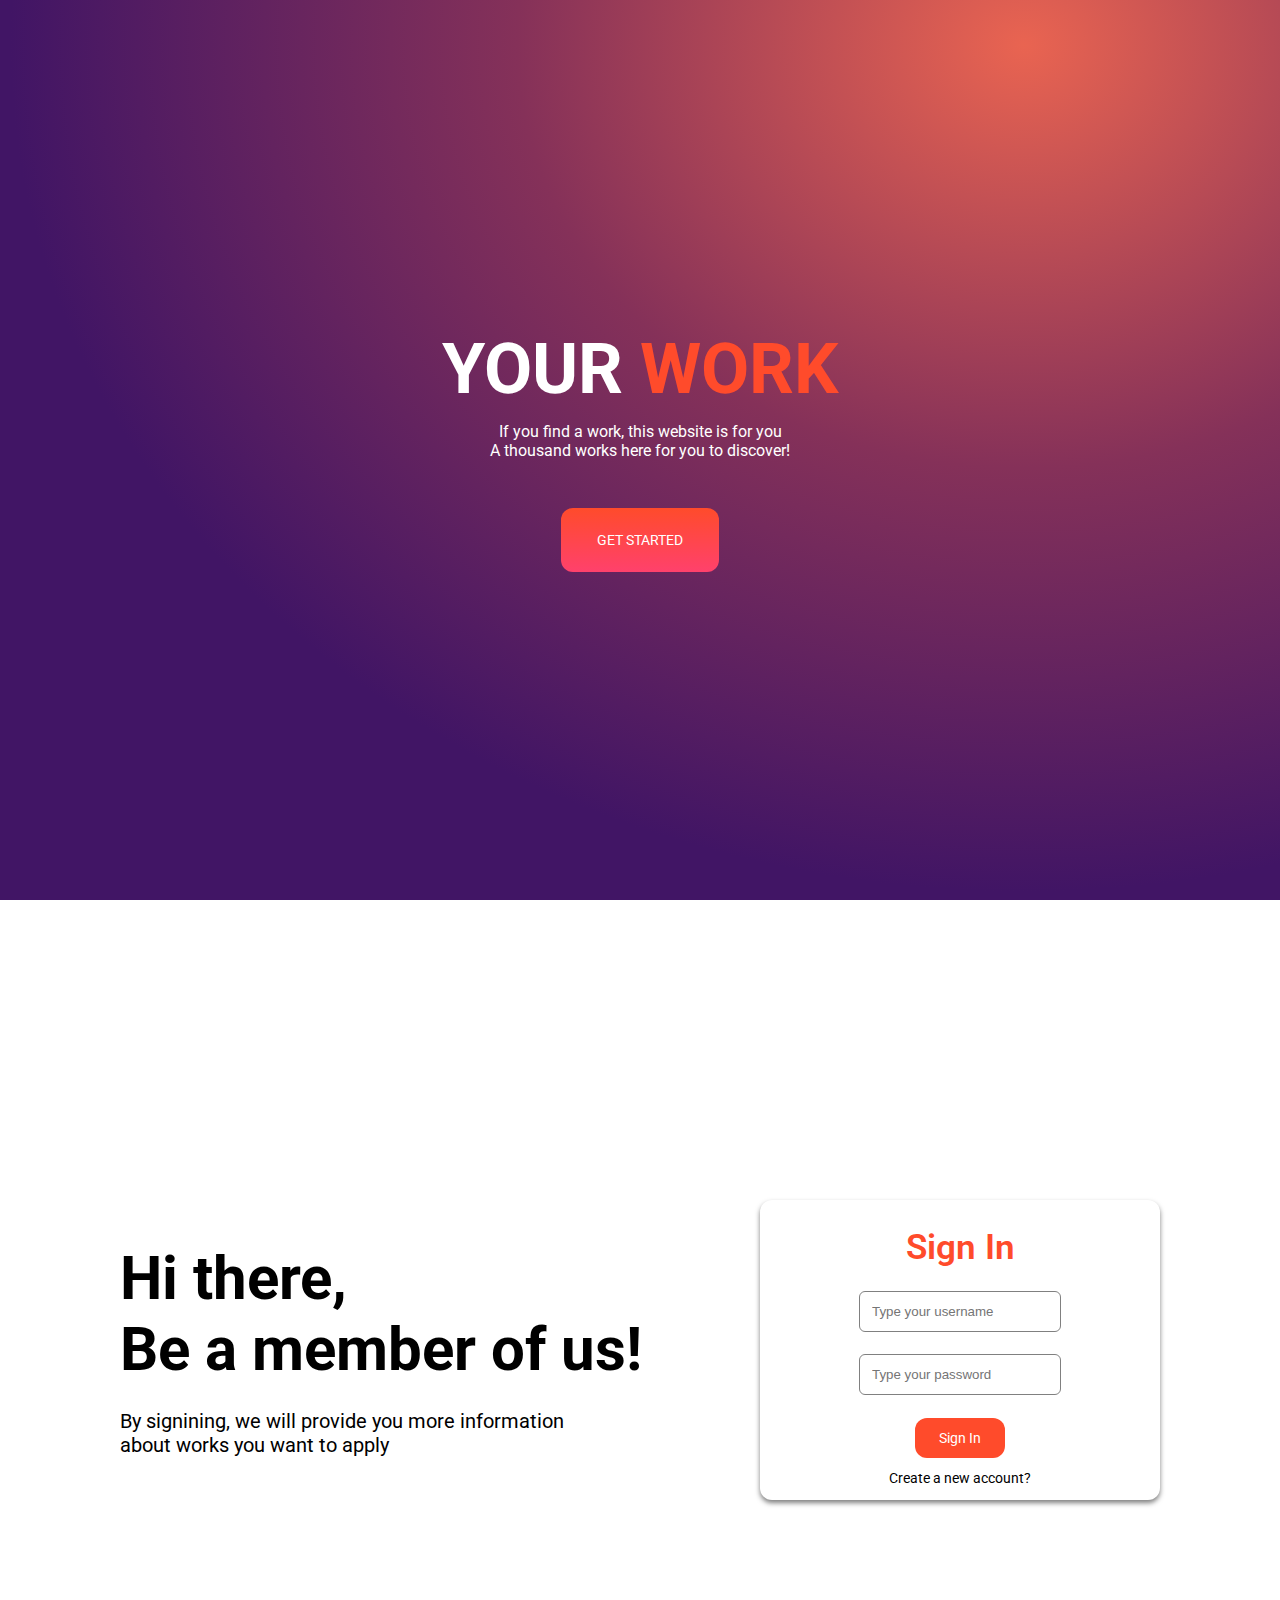
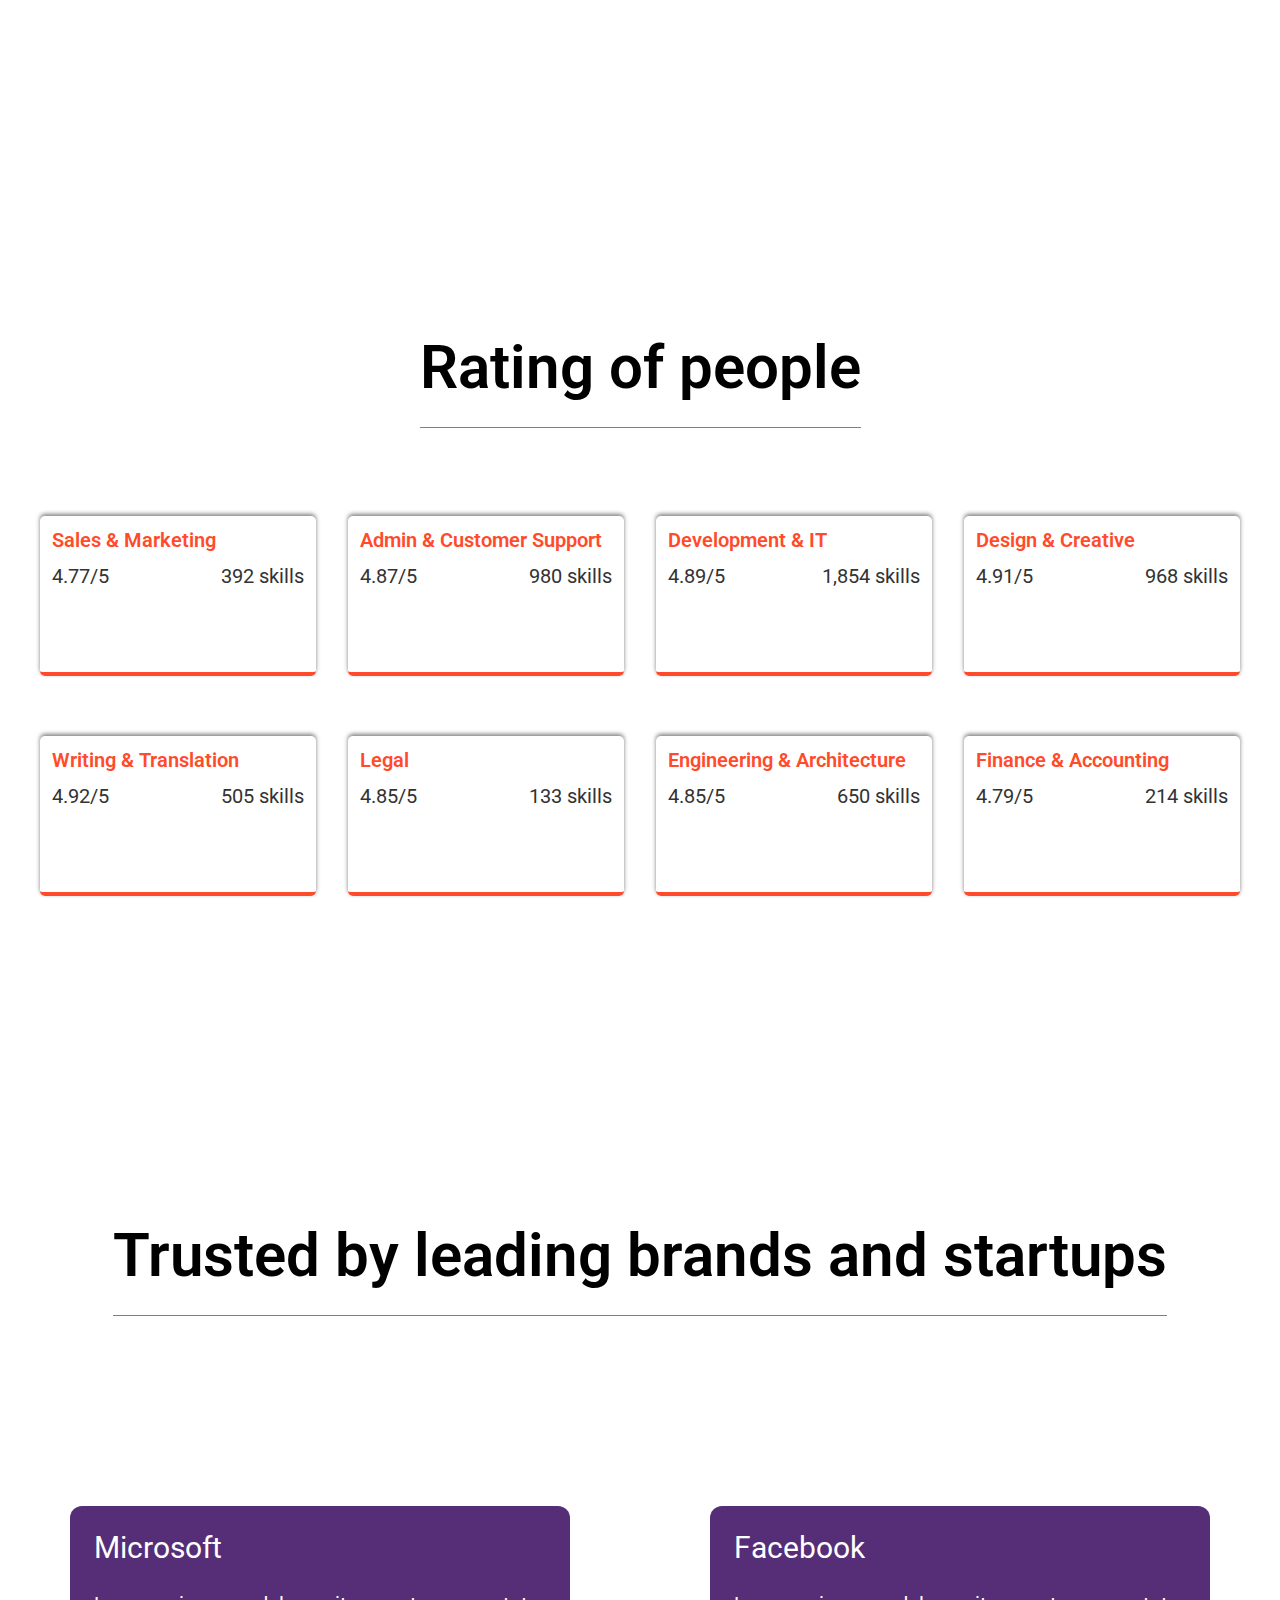
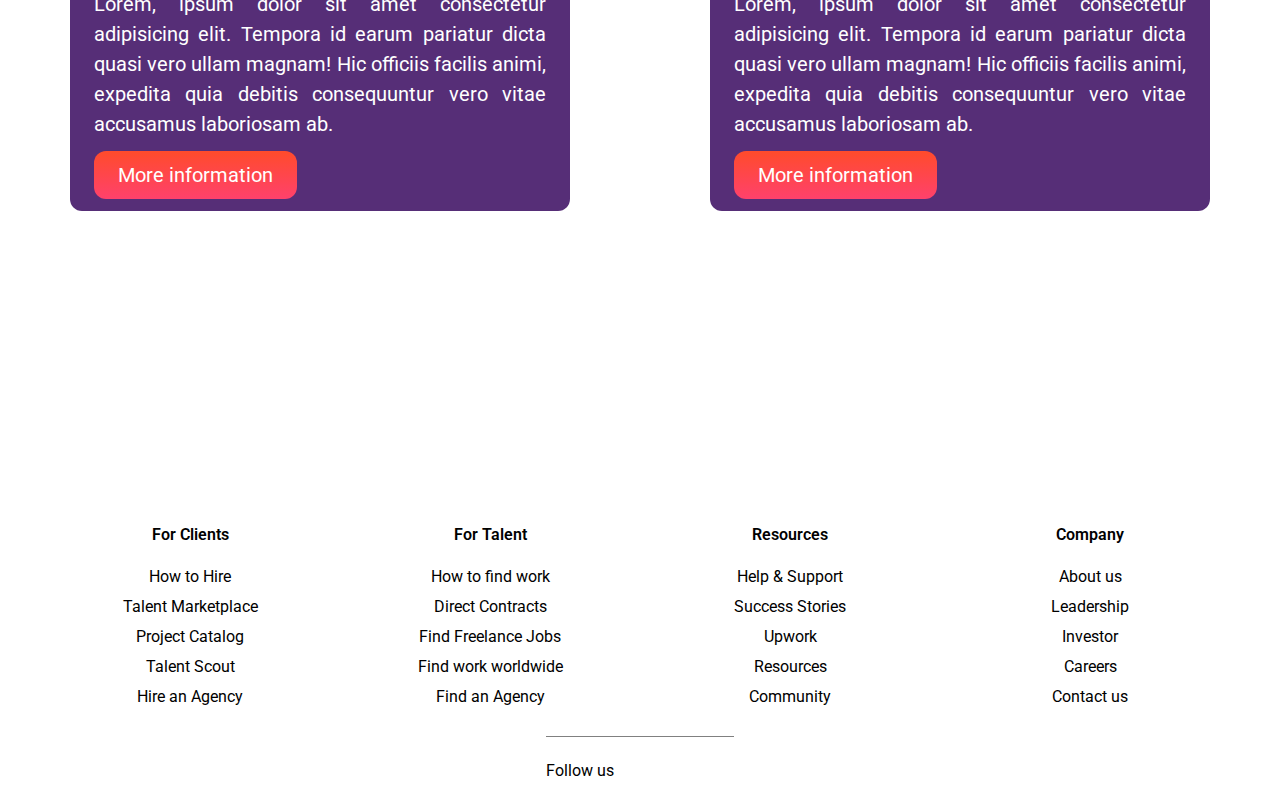
<file: index.html>
<!DOCTYPE html>
<html lang="en">
<head>
    <meta charset="UTF-8">
    <meta http-equiv="X-UA-Compatible" content="IE=edge">
    <meta name="viewport" content="width=device-width, initial-scale=1.0">
    <link rel="stylesheet" href="./assets/css/index.css">
    <link rel="stylesheet" href="./assets/css/grid.css">
    <link rel="stylesheet" href="./assets/css/base.css">
    <link rel="shortcut icon" type="image/png" href="./assets/img/logo-tab.png"/>
    <link rel="stylesheet" href="https://cdnjs.cloudflare.com/ajax/libs/font-awesome/6.1.1/css/all.min.css" integrity="sha512-KfkfwYDsLkIlwQp6LFnl8zNdLGxu9YAA1QvwINks4PhcElQSvqcyVLLD9aMhXd13uQjoXtEKNosOWaZqXgel0g==" crossorigin="anonymous" referrerpolicy="no-referrer" />
    <title>Landing page</title>
</head>
<body>
    <div class="main">
        <div class="landing">
            <div class="landing__title">
                <div class="title__main">
                    <span>YOUR</span>
                    <span class="title__main--color">WORK</span>
                </div>

                <p class="title__content">
                    If you find a work, this website is for you <br>
                    A thousand works here for you to discover!
                </p>
            </div>

            <a class="landing__btn" href="#entry">GET STARTED</a>
        </div>

        <div class="login" id="entry">
            <div class="login__intro">
                <p class="intro">
                    Hi there, <br>
                    Be a member of us!
                </p>
                By signining, we will provide you more information <br>
                about works you want to apply
            </div>
            <div class="login__inner">
                <div class="login__inner-item signin">
                    <div class="sign__heading">Sign In</div>
                    <div class="sign__body">
                        <input type="text" class="sign__body-username" placeholder="Type your username">
                        <input type="password" class="sign__body-password" placeholder="Type your password">
                    </div>
                    <a href="#entry" class="sign__btn">Sign In</a>
                    <div class="sign__turn sign__turn--signup">Create a new account?</div>
                </div>

                <div class="login__inner-item signup">
                    <div class="sign__heading">Sign Up</div>
                    <div class="sign__body">
                        <input type="text" class="sign__body-username" placeholder="Type your username">
                        <input type="password" class="sign__body-password" placeholder="Type your password">
                        <input type="password" class="sign__body-confirm-password" placeholder="Type your password again">
                    </div>
                    <button class="sign__btn">Sign Up</button>
                    <div class="sign__turn sign__turn--signin">Already have an account?</div>
                </div>
            </div>
        </div>

        <div class="survey">
            <div class="survey__inner">
                <div class="survey__inner-heading">Rating of people</div>
                <div class="survey__inner-main">
                    <div class="main__item">
                        <div class="main__item-title">Sales & Marketing</div>
                        <div class="main__item-body">
                            <div class="main__item-body-rate">
                                <i class="fa-solid fa-star main__item-body-rate-icon"></i>
                                4.77/5
                            </div>
                            <div class="main__item-body-skill">392 skills</div>
                        </div>
                    </div>

                    <div class="main__item">
                        <div class="main__item-title">Admin & Customer Support</div>
                        <div class="main__item-body">
                            <div class="main__item-body-rate">
                                <i class="fa-solid fa-star main__item-body-rate-icon"></i>
                                4.87/5
                            </div>
                            <div class="main__item-body-skill">980 skills</div>
                        </div>
                    </div>

                    <div class="main__item">
                        <div class="main__item-title">Development & IT</div>
                        <div class="main__item-body">
                            <div class="main__item-body-rate">
                                <i class="fa-solid fa-star main__item-body-rate-icon"></i>
                                4.89/5
                            </div>
                            <div class="main__item-body-skill">1,854 skills</div>
                        </div>
                    </div>

                    <div class="main__item">
                        <div class="main__item-title">Design & Creative</div>
                        <div class="main__item-body">
                            <div class="main__item-body-rate">
                                <i class="fa-solid fa-star main__item-body-rate-icon"></i>
                                4.91/5
                            </div>
                            <div class="main__item-body-skill">968 skills</div>
                        </div>
                    </div>

                    <div class="main__item">
                        <div class="main__item-title">Writing & Translation</div>
                        <div class="main__item-body">
                            <div class="main__item-body-rate">
                                <i class="fa-solid fa-star main__item-body-rate-icon"></i>
                                4.92/5
                            </div>
                            <div class="main__item-body-skill">505 skills</div>
                        </div>
                    </div>

                    <div class="main__item">
                        <div class="main__item-title">Legal</div>
                        <div class="main__item-body">
                            <div class="main__item-body-rate">
                                <i class="fa-solid fa-star main__item-body-rate-icon"></i>
                                4.85/5
                            </div>
                            <div class="main__item-body-skill">133 skills</div>
                        </div>
                    </div>

                    <div class="main__item">
                        <div class="main__item-title">Engineering & Architecture</div>
                        <div class="main__item-body">
                            <div class="main__item-body-rate">
                                <i class="fa-solid fa-star main__item-body-rate-icon"></i>
                                4.85/5
                            </div>
                            <div class="main__item-body-skill">650 skills</div>
                        </div>
                    </div>

                    <div class="main__item">
                        <div class="main__item-title">Finance & Accounting</div>
                        <div class="main__item-body">
                            <div class="main__item-body-rate">
                                <i class="fa-solid fa-star main__item-body-rate-icon"></i>
                                4.79/5
                            </div>
                            <div class="main__item-body-skill">214 skills</div>
                        </div>
                    </div>
                </div>
            </div>
        </div>

        <div class="introduce">
            <div class="introduce__heading">Trusted by leading brands and startups</div>
            <div class="introduce__inner">
                <div class="introduce__item">
                    <div class="introduce__item-title">
                        <i class="fa-brands fa-microsoft introduce__item-title-icon"></i>
                        Microsoft
                    </div>
                    <div class="introduce__item-content">
                        Lorem, ipsum dolor sit amet consectetur adipisicing elit. Tempora id earum pariatur dicta quasi vero ullam magnam! Hic officiis facilis animi, expedita quia debitis consequuntur vero vitae accusamus laboriosam ab.
                    </div>
                    <a href="/" class="introduce__item-btn">
                        More information
                        <i class="fa-solid fa-circle-arrow-right"></i>
                    </a>
                </div>

                <div class="introduce__item">
                    <div class="introduce__item-title">
                        <i class="fa-brands fa-facebook"></i>
                        Facebook
                    </div>
                    <div class="introduce__item-content">
                        Lorem, ipsum dolor sit amet consectetur adipisicing elit. Tempora id earum pariatur dicta quasi vero ullam magnam! Hic officiis facilis animi, expedita quia debitis consequuntur vero vitae accusamus laboriosam ab.
                    </div>
                    <a href="" class="introduce__item-btn">
                        More information
                        <i class="fa-solid fa-circle-arrow-right"></i>
                    </a>
                </div>
            </div>
        </div>

        <div class="footer">
            <div class="footer__links">
                <div class="footer__link">
                    <ul class="footer__link-list">
                       <li class="list__item list--heading">For Clients</li>
                       <li class="list__item">How to Hire</li>
                       <li class="list__item">Talent Marketplace</li>
                       <li class="list__item">Project Catalog</li>
                       <li class="list__item">Talent Scout</li>
                       <li class="list__item">Hire an Agency</li> 
                    </ul>
                </div>
    
                <div class="footer__link">
                    <ul class="footer__link-list">
                       <li class="list__item list--heading">For Talent</li>
                       <li class="list__item">How to find work</li>
                       <li class="list__item">Direct Contracts</li>
                       <li class="list__item">Find Freelance Jobs</li>
                       <li class="list__item">Find work worldwide</li>
                       <li class="list__item">Find an Agency</li> 
                    </ul>
                </div>
    
                <div class="footer__link">
                    <ul class="footer__link-list">
                       <li class="list__item list--heading">Resources</li>
                       <li class="list__item">Help & Support</li>
                       <li class="list__item">Success Stories</li>
                       <li class="list__item">Upwork</li>
                       <li class="list__item">Resources</li>
                       <li class="list__item">Community</li> 
                    </ul>
                </div>
    
                <div class="footer__link">
                    <ul class="footer__link-list">
                       <li class="list__item list--heading">Company</li>
                       <li class="list__item">About us</li>
                       <li class="list__item">Leadership</li>
                       <li class="list__item">Investor</li>
                       <li class="list__item">Careers</li>
                       <li class="list__item">Contact us</li> 
                    </ul>
                </div>
            </div>
            
            <div class="footer__contact">
                Follow us
                <i class="fa-brands fa-facebook"></i>
                <i class="fa-brands fa-linkedin"></i>
                <i class="fa-brands fa-twitter"></i>
                <i class="fa-brands fa-instagram"></i>
                <i class="fa-brands fa-youtube"></i>
            </div>
            <div class="footer__copyright"></div>
        </div>
    </div>
    <!-- Toast Alert -->
    <div id="toast"></div>
</body>
<script src="./assets/js/index.js"></script>
</html>
</file>
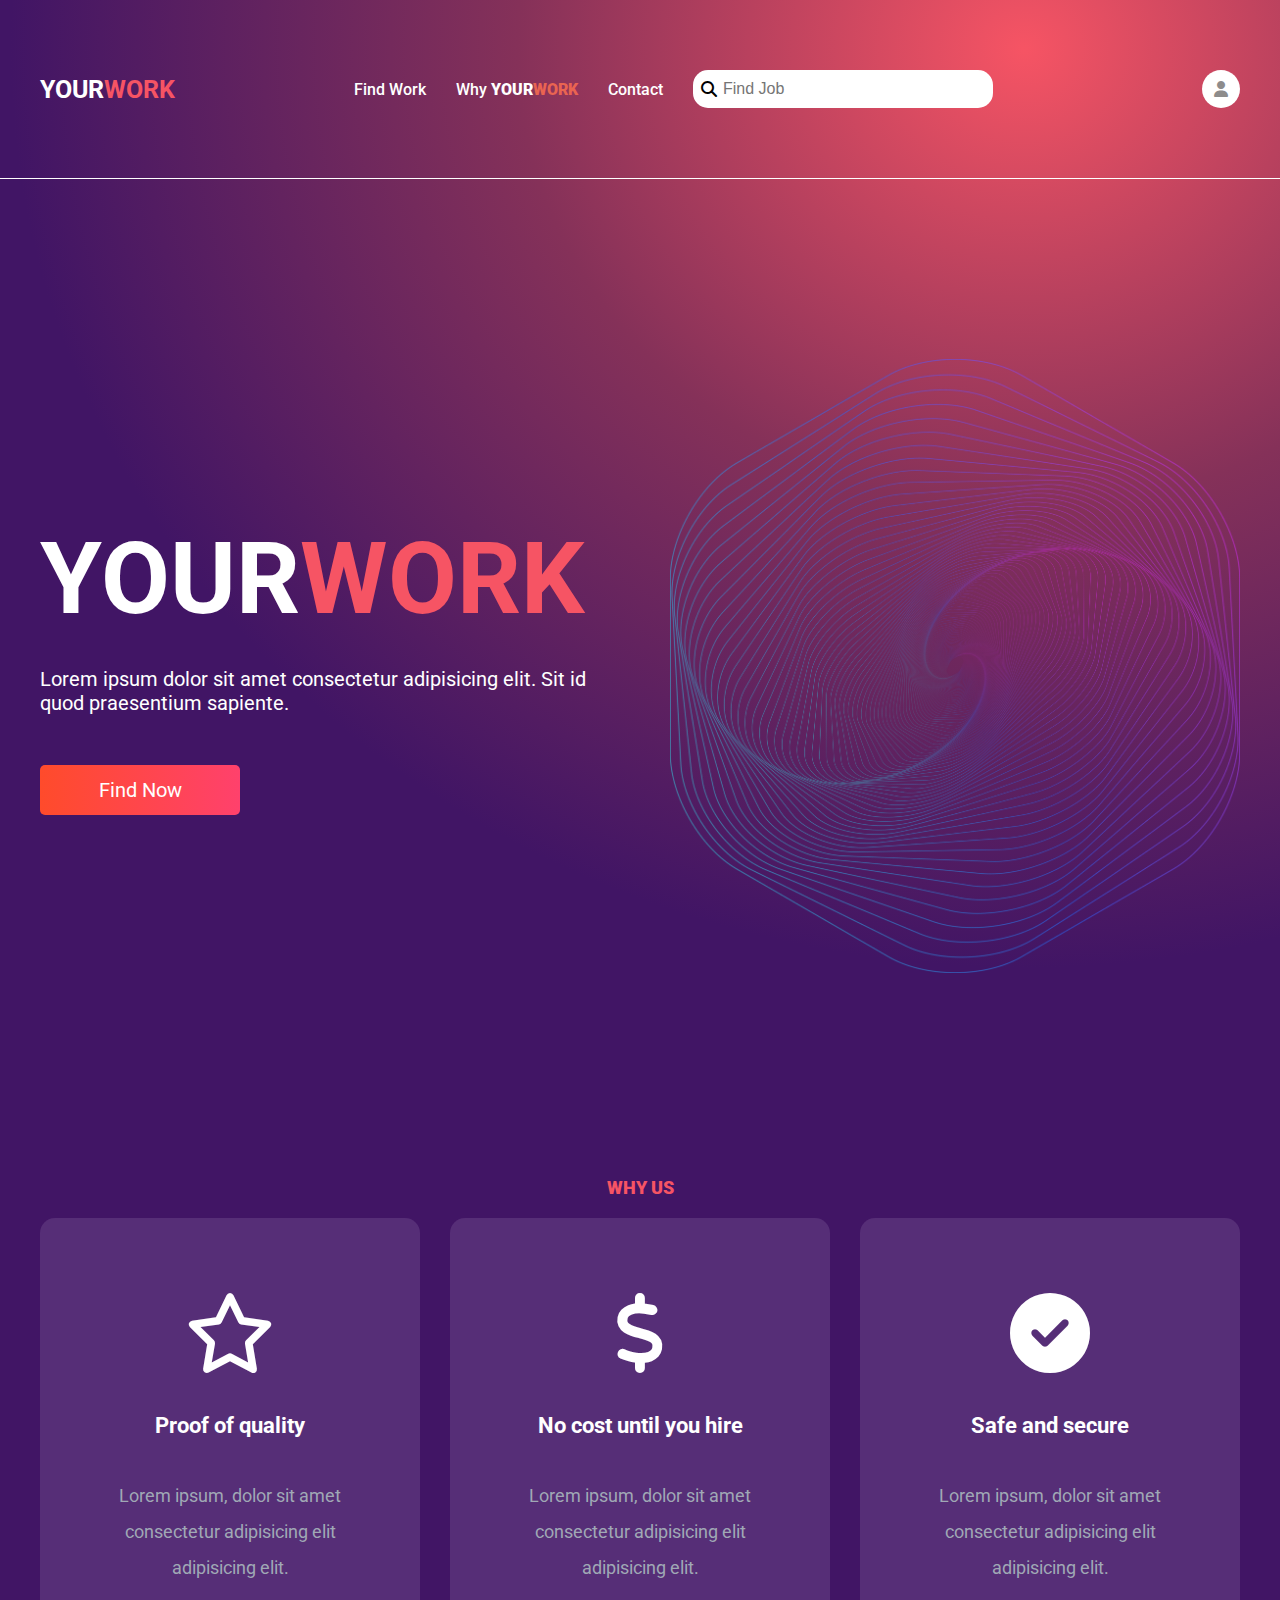
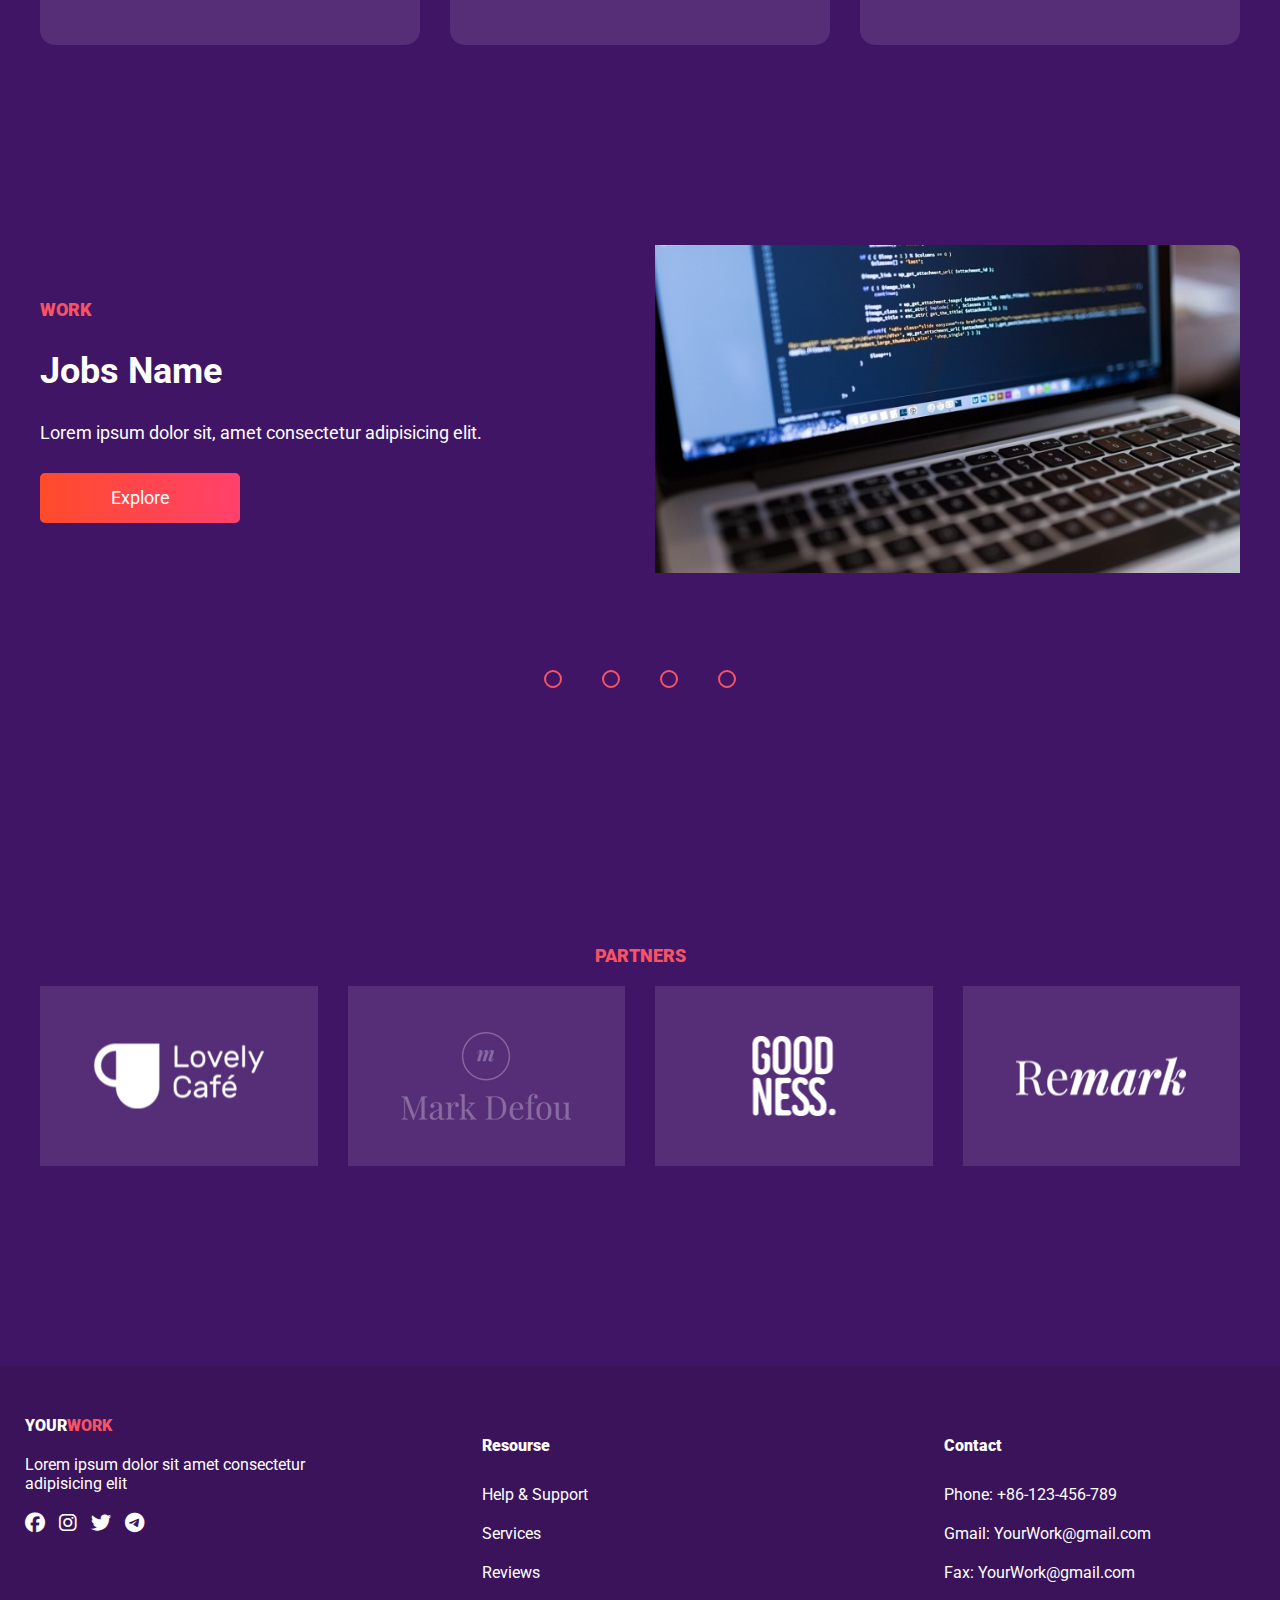
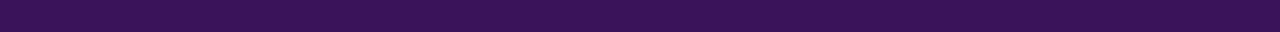
<file: homepage.html>
<!DOCTYPE html>
<html lang="en">
  <head>
    <meta charset="UTF-8" />
    <meta http-equiv="X-UA-Compatible" content="IE=edge" />
    <meta name="viewport" content="width=device-width, initial-scale=1.0" />
    <title>HomePage</title>
    <link
      href="https://fonts.googleapis.com/css2?family=Poppins:wght@300;400;500;600&family=Roboto:ital,wght@0,100;0,300;0,400;0,500;0,700;0,900;1,300&display=swap"
      rel="stylesheet"
    />
    <link
      rel="stylesheet"
      href="https://cdnjs.cloudflare.com/ajax/libs/font-awesome/6.1.1/css/all.min.css"
    />
    <link rel="stylesheet" href="./assets/css/homepage.css" />
  </head>
  <body>
    <div class="wrapper">
      <div class="header">
        <div class="header__box">
          <div class="container header__inner">
            <a href=""
              ><h2 class="header__logo"><span>YOUR</span>WORK</h2></a
            >
            <div class="header__nav">
              <ul class="header__nav-list">
                <li class="header__nav-item">
                  <a href="" class="header__nav-link">Find Work</a>
                </li>
                <li class="header__nav-item">
                  <a href="#why" class="header__nav-link"
                    >Why
                    <span style="font-weight: 900"
                      >YOUR<span style="color: #e96451; font-weight: 900"
                        >WORK</span
                      ></span
                    >
                  </a>
                </li>
                <li class="header__nav-item">
                  <a href="#contact" class="header__nav-link">Contact</a>
                </li>
                <li class="header__nav-item header__nav-input">
                  <input
                    class="header-input"
                    type="text"
                    placeholder="Find Job"
                  />
                  <ul class="header-input-history"></ul>
                  <i class="fas fa-search header-search"></i>
                </li>
              </ul>
            </div>
            <div class="header__acc">
              <i class="fas fa-user icon-user"></i>
              <i class="fas fa-bars icon-bars"></i>
              <div class="header__acc-box">
                <ul class="header__acc-list">
                  <li class="header__acc-item">
                    <a href="" class="header__acc-link">
                      <i class="fas fa-info"></i>
                      <span>Information</span>
                    </a>
                  </li>
                  <li class="header__acc-item">
                    <a href="" class="header__acc-link">
                      <i class="fas fa-cog"></i>
                      <span>Setting</span>
                    </a>
                  </li>
                  <li class="header__acc-item">
                    <a href="./index.html" class="header__acc-link">
                      <i class="fas fa-sign-out-alt"></i>
                      <span>Sign Out</span>
                    </a>
                  </li>
                </ul>

                <ul class="header__acc-list2">
                  <li class="header__acc-item">
                    <a href="" class="header__acc-link">Find Work</a>
                  </li>
                  <li class="header__acc-item">
                    <a href="#why" class="header__acc-link"
                      >Why
                      <span style="font-weight: 900">
                        YOUR<span style="color: #e96451; font-weight: 900"
                          >WORK</span
                        ></span
                      >
                    </a>
                  </li>
                  <li class="header__acc-item">
                    <a href="#contact" class="header__acc-link">Contact</a>
                  </li>
                  <li class="header__nav-item header__nav-input">
                    <input
                      class="header-input"
                      type="text"
                      placeholder="Find Job"
                    />
                    <ul class="header-input-history"></ul>
                    <i class="fas fa-search header-search"></i>
                  </li>
                </ul>
              </div>
            </div>
          </div>
        </div>
        <div class="header__about">
          <div class="container about__inner">
            <div class="header__about-text">
              <h2>YOUR<span>WORK</span></h2>
              <p>
                Lorem ipsum dolor sit amet consectetur adipisicing elit. Sit id
                quod praesentium sapiente.
              </p>
              <span class="btn">Find Now</span>
            </div>
            <div class="header__about-img">
              <img src="./assets/img/headerCircle.webp" alt="" />
            </div>
          </div>
        </div>
      </div>

      <div id="why" class="content">
        <div class="container">
          <div class="content__why-position">
            <span class="why-title"> WHY US </span>
            <div class="content__why-container">
              <div class="content__why-item">
                <div class="content__why-box">
                  <i class="far fa-star"></i>
                  <h3>Proof of quality</h3>
                  <p>
                    Lorem ipsum, dolor sit amet consectetur adipisicing elit
                    adipisicing elit.
                  </p>
                </div>
              </div>
              <div class="content__why-item">
                <div class="content__why-box">
                  <i class="fas fa-dollar-sign"></i>
                  <h3>No cost until you hire</h3>
                  <p>
                    Lorem ipsum, dolor sit amet consectetur adipisicing elit
                    adipisicing elit.
                  </p>
                </div>
              </div>
              <div class="content__why-item">
                <div class="content__why-box">
                  <i class="fas fa-check-circle"></i>
                  <h3>Safe and secure</h3>
                  <p>
                    Lorem ipsum, dolor sit amet consectetur adipisicing elit
                    adipisicing elit.
                  </p>
                </div>
              </div>
            </div>
          </div>
          <div class="content__slider">
            <div class="slider">
              <div class="slides">
                <input type="radio" name="radio-btn" id="radio1" />
                <input type="radio" name="radio-btn" id="radio2" />
                <input type="radio" name="radio-btn" id="radio3" />
                <input type="radio" name="radio-btn" id="radio4" />

                <div class="slide first">
                  <div class="slide-box">
                    <div class="slide-text">
                      <p class="text-topic">WORK</p>
                      <h3 class="text-title">Jobs Name</h3>
                      <p class="text-des">
                        Lorem ipsum dolor sit, amet consectetur adipisicing
                        elit.
                      </p>
                      <span class="text-btn btn">Explore</span>
                    </div>
                    <div class="slide-img">
                      <img
                        src="./assets/img/bo-suu-tap-hinh-nen-cuc-chat-danh-cho-dan-17.jpg"
                        alt=""
                      />
                    </div>
                  </div>
                </div>
                <div class="slide">
                  <div class="slide-box">
                    <div class="slide-text">
                      <p class="text-topic">WORK</p>
                      <h3 class="text-title">Jobs Name</h3>
                      <p class="text-des">
                        Lorem ipsum dolor sit, amet consectetur adipisicing
                        elit.
                      </p>
                      <span class="text-btn btn">Explore</span>
                    </div>
                    <div class="slide-img">
                      <img
                        src="./assets/img/bo-suu-tap-hinh-nen-cuc-chat-danh-cho-dan-17.jpg"
                        alt=""
                      />
                    </div>
                  </div>
                </div>
                <div class="slide">
                  <div class="slide-box">
                    <div class="slide-text">
                      <p class="text-topic">WORK</p>
                      <h3 class="text-title">Jobs Name</h3>
                      <p class="text-des">
                        Lorem ipsum dolor sit, amet consectetur adipisicing
                        elit.
                      </p>
                      <span class="text-btn btn">Explore</span>
                    </div>
                    <div class="slide-img">
                      <img
                        src="./assets/img/bo-suu-tap-hinh-nen-cuc-chat-danh-cho-dan-17.jpg"
                        alt=""
                      />
                    </div>
                  </div>
                </div>
                <div class="slide">
                  <div class="slide-box">
                    <div class="slide-text">
                      <p class="text-topic">WORK</p>
                      <h3 class="text-title">Jobs Name</h3>
                      <p class="text-des">
                        Lorem ipsum dolor sit, amet consectetur adipisicing
                        elit.
                      </p>
                      <span class="text-btn btn">Explore</span>
                    </div>
                    <div class="slide-img">
                      <img
                        src="./assets/img/bo-suu-tap-hinh-nen-cuc-chat-danh-cho-dan-17.jpg"
                        alt=""
                      />
                    </div>
                  </div>
                </div>

                <div class="navigation-auto">
                  <label class="auto-btn1" for="radio1"></label>
                  <label class="auto-btn2" for="radio2"></label>
                  <label class="auto-btn3" for="radio3"></label>
                  <label class="auto-btn4" for="radio4"></label>
                </div>
              </div>
            </div>
          </div>
          <div class="content__partner">
            <span class="partner-title">PARTNERS</span>
            <div class="content__partner-container">
              <div class="content__partner-item">
                <div class="content__partner-box">
                  <img src="./assets/img/brand1.png" alt="" />
                </div>
              </div>
              <div class="content__partner-item">
                <div class="content__partner-box">
                  <img src="./assets/img/brand2.png" alt="" />
                </div>
              </div>
              <div class="content__partner-item">
                <div class="content__partner-box">
                  <img src="./assets/img/brand3.png" alt="" />
                </div>
              </div>
              <div class="content__partner-item">
                <div class="content__partner-box">
                  <img src="./assets/img/brand4.png" alt="" />
                </div>
              </div>
            </div>
          </div>
        </div>
      </div>

      <footer id="contact">
        <div class="container footer__inner">
          <div class="footer__info">
            <span class="footer-logo" style="font-weight: 900"
              >YOUR<span style="color: #f65464">WORK</span>
            </span>
            <p>Lorem ipsum dolor sit amet consectetur adipisicing elit</p>
            <div class="footer-network">
              <a href=""><i class="fab fa-facebook"></i></a>
              <a href=""><i class="fab fa-instagram"></i></a>
              <a href=""><i class="fab fa-twitter"></i></a>
              <a href=""><i class="fab fa-telegram"></i></a>
            </div>
          </div>
          <div class="footer__contact">
            <ul class="contact-list1">
              <li class="contact-item"><a href=""> Resourse</a></li>
              <li class="contact-item"><a href="">Help & Support</a></li>
              <li class="contact-item"><a href=""> Services</a></li>
              <li class="contact-item"><a href="">Reviews</a></li>
            </ul>
            <ul class="contact-list1">
              <li class="contact-item"><a href="">Contact</a></li>
              <li class="contact-item">
                <a href="">Phone: +86-123-456-789</a>
              </li>
              <li class="contact-item">
                <a href="">Gmail: YourWork@gmail.com</a>
              </li>
              <li class="contact-item">
                <a href="">Fax: YourWork@gmail.com</a>
              </li>
            </ul>
          </div>
        </div>
      </footer>
    </div>

    <script src="./assets/js/homepage.js"></script>
    <script>
      var counter = 1;
      setInterval(function () {
        document.getElementById("radio" + counter).checked = true;
        counter++;
        if (counter > 4) {
          counter = 1;
        }
      }, 5000);
    </script>
  </body>
</html>
<a href=""></a>
</file>
<file: assets/css/index.css>
@import url('https://fonts.googleapis.com/css2?family=Roboto:wght@100;300;400;500;700&display=swap');
:root {
    --primary-color: #ff4b2b;
}

* {
    margin: 0;
    padding: 0;
    box-sizing: border-box;
}

html {
    font-size: 62.5%;
    font-family: "Roboto";
    scroll-behavior: smooth;
}

body {
    position: relative;
}

.main {
    position: relative;
    display: flex;
    flex-direction: column;
}

/* ---------------------------------- Landing ------------------------------------*/
.landing {
    display: flex;
    flex-direction: column;
    justify-content: center;
    align-items: center;
    width: 100%;
    height: 100vh;
    color: #fff;
    background-image: radial-gradient(at 80% 5%, #e96451, #853159, #411565 70%);
}

.title__main {
    font-size: 7rem;
    font-weight: 700;
}

.title__main--color {
    color: var(--primary-color)
}

.title__content {
    font-size: 1.6rem;
    text-align: center;
    margin-top: 12px;
}

.landing__btn {
    font-size: 1.4rem;
    padding: 24px 36px;
    margin-top: 48px;
    border: none;
    border-radius: 12px;
    outline: none;
    text-decoration: none;
    color: #fff;
    background-image: linear-gradient(#ff4b2b, #ff416c);
    cursor: pointer;
    transition: all 0.3s ease;
}

.landing__btn:hover {
    transform: scale(1.2);
}

/* ---------------------------------- Login ------------------------------------*/
.login {
    display: flex;
    justify-content: center;
    align-items: center;
    height: 100vh;
    font-size: 2rem;
    color: #fff;
}

.login__intro {
    width: 50%;
    color: #000;
}

.intro {
    font-size: 6rem;
    font-weight: 700;
    margin-bottom: 24px;
}

.login__inner {
    width: 400px;
    display: flex;
    align-items: center;
    min-height: 300px;
    box-shadow: 0px 3px 5px rgba(0, 0, 0, 0.5);
    color: #000;
    border-radius: 12px;
    overflow: hidden;
}

.login__inner-item {
    width: 80%;
    height: 100%;
    display: flex;
    flex-flow: column nowrap;
    align-items: center;
}

.login__inner-item input {
    width: 100%;
}

.signin {
    transition: all 0.5s ease;
    transform: translateX(50%);
}

.signup {
    transition: all 0.5s ease;
    transform: translateX(calc(100% + 4px));
}

.sign__heading {
    margin: 12px 0;
    font-size: 3.5rem;
    font-weight: 600;
    color: var(--primary-color);
}

.sign__body {
    display: flex;
    flex-direction: column;
    width: 100%;
}

.signup .sign__body input {
    margin: 4px 0;
}

.sign__body input {
    width: 100%;
    margin: 12px 0;
    padding: 12px 12px;
    border: none;
    border-radius: 5px;
    outline: 0.5px solid gray;
}

.sign__body input:focus {
    outline: 0.5px solid var(--primary-color)
}

.sign__btn {
    margin: 12px 0;
    border: none;
    outline: none;
    background-color: var(--primary-color);
    cursor: pointer;
    border-radius: 12px;
    padding: 12px 24px;
    font-size: 1.4rem;
    color: #fff;
    text-decoration: none;
}

.sign__btn:hover {
    opacity: 0.8;
}

.sign__turn {
    font-size: 1.4rem;
    cursor: pointer;
    transition: all 0.3s ease;
}

.sign__turn:hover {
    text-decoration: underline;
}
/* --------------------------------- Survey ----------------------------------------- */
.survey {
    display: flex;
    justify-content: space-around;
    align-items: center;
    height: 100vh;
    font-size: 2rem;
    color: rgb(0, 0, 0);
}

.survey__inner {
    width: 1200px;
    height: 100%;
    display: flex;
    flex-direction: column;
    align-items: center;
    justify-content: center;
}

.survey__inner-heading {
    margin: 0 0 100px 0;
    font-size: 6rem;
    font-weight: 600;
    padding-bottom: 24px;
    border-bottom: 1px solid gray;
}

.survey__inner-main {
    width: 100%;
    display: flex;
    flex-flow: row wrap;
    align-items: center;
    justify-content: space-between;
}

.main__item {
    width: 23%;
    height: 160px;
    padding: 12px;
    margin: -12px 0 72px 0;
    color: #333;
    box-shadow: 0px -2px 4px rgba(0, 0, 0, 0.5);
    border-radius: 5px;
    border-bottom: 4px solid var(--primary-color);
}

.main__item-title {
    margin-bottom: 12px;
    color: var(--primary-color);
    font-weight: 600;
}

.main__item-body {
    display: flex;
    justify-content: space-between;
    padding-bottom: 32px;
}

.main__item-body-rate-icon {
    color: yellow
}
/* --------------------------------- Toast Alert ------------------------------------ */
#toast {
    position: fixed;
    top: 12px;
    right: 2%;
}
.toast {
    display: flex;
    align-items: center;
    width: 300px;
    height: 60px;
    margin-bottom: 12px;
    font-size: 1.4rem;
    background-color: #fff;
    border-left: 8px solid gray;
    border-radius: 5px;
    box-shadow: 0px 1px 3px rgba(0, 0, 0, 0.2);
    animation: slideInLeft ease 0.3s, fadeOut linear 1s 3s forwards;
}

.toast__icon {
    font-size: 3.6rem;
    margin: 0 12px;
}

.toast__body {
    line-height: 2rem;
}

.toast__body-title {
    font-weight: 600;
}

.toast--success {
    border-left: 8px solid green
}

.toast--error {
    border-left: 8px solid tomato;
}

.toast--success .toast__icon {
    color: green;
}

.toast--error .toast__icon {
    color: tomato;
}
/* ---------------------------------- Introduce -------------------------------- */
.introduce {
    display: flex;
    flex-direction: column;
    justify-content: space-around;
    align-items: center;
    height: 100vh;
    font-size: 2rem;
    color: rgb(0, 0, 0);
}

.introduce__inner {
    width: 100%;
    height: 100%;
    display: flex;
    flex-wrap: wrap;
    align-items: center;
    justify-content: space-around;
}

.introduce__heading {
    margin-top: 120px;
    font-size: 6rem;
    font-weight: 600;
    padding-bottom: 24px;
    border-bottom: 1px solid gray;
}

.introduce__item {
    width: 500px;
    padding: 24px;
    margin: 0 12px 0 12px;
    background-color: #562e77;
    color: #fff;
    border-radius: 12px;
}

.introduce__item-title {
    font-size: 3rem;
    margin-bottom: 24px;
}

.introduce__item-content {
    margin-bottom: 24px;
    text-align: justify;
    line-height: 3rem;
}

.introduce__item-btn {
    padding: 12px 24px;
    color: #fff;
    text-decoration: none;
    background-image: linear-gradient(#ff4b2b, #ff416c);
    border-radius: 12px;
    transition: transform 0.3s ease;
}

.introduce__item-btn:hover {
    opacity: 0.8;
}

/* Footer */
.footer {
    display: flex;
    flex-direction: column;
    justify-content: space-between;
    align-items: center;
    font-size: 1.6rem;
    margin-top: 120px;
}

.footer__links {
    width: 1200px;
    display: flex;
    justify-content: space-between;
    align-items: center;
    flex: 1;
    margin-bottom: 24px;
}

.footer__link {
    display: flex;
    flex: 1;
    justify-content: center;
}

.footer__link-list {
    display: flex;
    flex-direction: column;
    justify-content: center;
    list-style-type: none;
    line-height: 3rem;
}

.list__item {
    text-align: center;
    cursor: pointer;
    transition: all 0.3s ease;
}

.list__item:hover, .footer__contact i:hover {
    color: var(--primary-color);
}

.list--heading {
    font-weight: 600;
    margin-bottom: 12px;
}

.footer__contact {
    display: flex;
    justify-content: center;
    align-items: center;
    border-top: 1px solid grey;
    padding: 24px 0;
}

.footer__contact i {
    font-size: 3rem;
    padding: 0 12px;
    cursor: pointer;
    transition: all 0.3s ease;
}
</file>
<file: assets/css/grid.css>
/* Mobile */
/*

    - c - mobile
    - m - tablet
    - l - PC

 */
 .grid {
    width: 100%;
    display: block;
    padding: 0;
}

.grid.wide {
    max-width: 1200px;
    margin: 0 auto;
}

.row {
    display: flex;
    flex-wrap: wrap;
    margin-left: -4px;
    margin-right: -4px;
}

.row.no-gutters {
    margin-left: 0;
    margin-right: 0;
}

.col {
    padding-left: 4px;
    padding-right: 4px;
}

.col.no-gutters {
    padding-left: 0;
    padding-right: 0;
}

.c-0 {
    display: none;
}

.c-1 {
    flex: 0 0 8.33333%;
    max-width: 8.33333%;
}

.c-2 {
    flex: 0 0 16.33333%;
    max-width: 16.33333%;
}

.c-3 {
    flex: 0 0 25%;
    max-width: 25%;
}

.c-4 {
    flex: 0 0 33.33333%;
    max-width: 33.33333%;
}

.c-5 {
    flex: 0 0 41.66667%;
    max-width: 41.66667%;
}

.c-6 {
    flex: 0 0 50%;
    max-width: 50%;
}

.c-8 {
    flex: 0 0 66.66667%;
    max-width: 66.66667%;
}

.c-9 {
    flex: 0 0 75%;
    max-width: 75%;
}

.c-11 {
    flex: 0 0 91.66667%;
    max-width: 91.66667%;
}

.c-12 {
    flex: 0 0 100%;
    max-width: 100%;
}

/* ---------------------------------- */
.c-o-1 {
    margin-left: 8.33333%;
}

.c-o-2 {
    margin-left: 16.33333%;
}

.c-o-3 {
    margin-left: 25%;
}

.c-o-4 {
    margin-left: 33.33333%;
}

.c-o-5 {
    margin-left: 41.66667%;
}

.c-o-6 {
    margin-left: 50%;
}

.c-o-8 {
    margin-left: 66.66667%;
}

.c-o-9 {
    margin-left: 75%;
}

.c-o-11 {
    margin-left: 91.66667%;
}

/* Tablet - PC low resolution */
@media (min-width: 740px) and (max-width: 1023px) {
    .wide {
        width: 644px;
    }
}

/* >= Tablet */
@media (min-width: 740px) {
    .row {
        margin-left: -8px;
        margin-right: -8px;
    }

    .col {
        padding-left: -8px;
        padding-right: -8px;
    }

    .m-0 {
        display: none;
    }

    .m-1,
    .m-2,
    .m-3,
    .m-4,
    .m-5,
    .m-6,
    .m-7,
    .m-8,
    .m-9,
    .m-10,
    .m-11,
    .m-12 {
        display: block;
    }

    .m-1 {
        flex: 0 0 8.33333%;
        max-width: 8.33333%;
    }

    .m-2 {
        flex: 0 0 16.33333%;
        max-width: 16.33333%;
    }
    
    .m-3 {
        flex: 0 0 25%;
        max-width: 25%;
    }
    
    .m-4 {
        flex: 0 0 33.33333%;
        max-width: 33.33333%;
    }
    
    .m-5 {
        flex: 0 0 41.66667%;
        max-width: 41.66667%;
    }
    
    .m-6 {
        flex: 0 0 50%;
        max-width: 50%;
    }
    
    .m-8 {
        flex: 0 0 66.66667%;
        max-width: 66.66667%;
    }
    
    .m-9 {
        flex: 0 0 75%;
        max-width: 75%;
    }
    
    .m-11 {
        flex: 0 0 91.66667%;
        max-width: 91.66667%;
    }
    
    .m-12 {
        flex: 0 0 100%;
        max-width: 100%;
    }
    /* ------------------------------------------ */
    .m-o-1 {
        margin-left: 8.33333%;
    }
    
    .m-o-2 {
        margin-left: 16.33333%;
    }
    
    .m-o-3 {
        margin-left: 25%;
    }
    
    .m-o-4 {
        margin-left: 33.33333%;
    }
    
    .m-o-5 {
        margin-left: 41.66667%;
    }
    
    .m-o-6 {
        margin-left: 50%;
    }
    
    .m-o-8 {
        margin-left: 66.66667%;
    }
    
    .m-o-9 {
        margin-left: 75%;
    }
    
    .m-o-11 {
        margin-left: 91.66667%;
    }
}

/* > PC low resolution */
@media (min-width: 1024px) and (max-width: 1239px) {
    .wide {
        width: 984px;
    }
    .wide .row {
        margin-left: -12px;
        margin-right: -12px;
    }
    .wide .row.sm-gutter {
        margin-left: -5px;
        margin-right: -5px;
    }
    .wide .col {
        padding-left: -12px;
        padding-right: -12px;
    }
    .wide .row.sm-gutter .col {
        padding-left: 5px;
        padding-right: 5px;
    }
    .wide .l-0 {
        display: none;
    }
    .wide .l-1,
    .wide .l-2,
    .wide .l-2-4,
    .wide .l-3,
    .wide .l-4,
    .wide .l-5,
    .wide .l-6,
    .wide .l-7,
    .wide .l-8,
    .wide .l-9,
    .wide .l-10,
    .wide .l-11,
    .wide .l-12 {
        display: block;
    }

    .wide .l-1 {
        flex: 0 0 8.33333%;
        max-width: 8.33333%;
    }

    .wide .l-2 {
        flex: 0 0 16.33333%;
        max-width: 16.33333%;
    }
    
    .wide .l-2-4 {
        flex: 0 0 20%;
        max-width: 20%;
    }

    .wide .l-3 {
        flex: 0 0 25%;
        max-width: 25%;
    }
    
    .wide .l-4 {
        flex: 0 0 33.33333%;
        max-width: 33.33333%;
    }
    
    .wide .l-5 {
        flex: 0 0 41.66667%;
        max-width: 41.66667%;
    }
    
    .wide .l-6 {
        flex: 0 0 50%;
        max-width: 50%;
    }
    
    .wide .l-8 {
        flex: 0 0 66.66667%;
        max-width: 66.66667%;
    }
    
    .wide .l-9 {
        flex: 0 0 75%;
        max-width: 75%;
    }
    .wide .l-10 {
        flex: 0 0 83.33333%;
        max-width: 83.33333%;
    }
    .wide .l-11 {
        flex: 0 0 91.66667%;
        max-width: 91.66667%;
    }
    
    .wide .l-12 {
        flex: 0 0 100%;
        max-width: 100%;
    }
    /* -------------------------------------- */
    .wide .l-o-1 {
        margin-left: 8.33333%;
    }
    
    .wide .l-o-2 {
        margin-left: 16.33333%;
    }
    
    .wide .l-o-3 {
        margin-left: 25%;
    }
    
    .wide .l-o-4 {
        margin-left: 33.33333%;
    }
    
    .wide .l-o-5 {
        margin-left: 41.66667%;
    }
    
    .wide .l-o-6 {
        margin-left: 50%;
    }
    
    .wide .l-o-8 {
        margin-left: 66.66667%;
    }
    
    .wide .l-o-9 {
        margin-left: 75%;
    }
    
    .wide .l-o-11 {
        margin-left: 91.66667%;
    }
}

/* PC medium resolution */
@media (min-width: 1113px) {
    .row {
        margin-left: -12px;
        margin-right: -12px;
    }
    
    .row.sm-gutter {
        margin-left: -5px;
        margin-top: -5px;
    }

    .col {
        padding-left: -12px;
        padding-right: -12px;
    }

    .row.sm-gutter .col {
        padding-left: 5px;
        padding-right: 5px;
    }

    .l-0 {
        display: none;
    }

    .l-1,
    .l-2,
    .l-2-4,
    .l-3,
    .l-4,
    .l-5,
    .l-6,
    .l-7,
    .l-8,
    .l-9,
    .l-10,
    .l-11,
    .l-12 {
        display: block;
    }

    .l-1 {
        flex: 0 0 8.33333%;
        max-width: 8.33333%;
    }

    .l-2 {
        flex: 0 0 16.33333%;
        max-width: 16.33333%;
    }
    
    .l-2-4 {
        flex: 0 0 20%;
        max-width: 20%;
    }

    .l-3 {
        flex: 0 0 25%;
        max-width: 25%;
    }
    
    .l-4 {
        flex: 0 0 33.33333%;
        max-width: 33.33333%;
    }
    
    .l-5 {
        flex: 0 0 41.66667%;
        max-width: 41.66667%;
    }
    
    .l-6 {
        flex: 0 0 50%;
        max-width: 50%;
    }
    
    .l-8 {
        flex: 0 0 66.66667%;
        max-width: 66.66667%;
    }
    
    .l-9 {
        flex: 0 0 75%;
        max-width: 75%;
    }
    .l-10 {
        flex: 0 0 83.33333%;
        max-width: 83.33333%;
    }
    .l-11 {
        flex: 0 0 91.66667%;
        max-width: 91.66667%;
    }
    
    .l-12 {
        flex: 0 0 100%;
        max-width: 100%;
    }
    /* ----------------------------------------- */
    .l-o-1 {
        margin-left: 8.33333%;
    }
    
    .l-o-2 {
        margin-left: 16.33333%;
    }
    
    .l-o-3 {
        margin-left: 25%;
    }
    
    .l-o-4 {
        margin-left: 33.33333%;
    }
    
    .l-o-5 {
        margin-left: 41.66667%;
    }
    
    .l-o-6 {
        margin-left: 50%;
    }
    
    .l-o-8 {
        margin-left: 66.66667%;
    }
    
    .l-o-9 {
        margin-left: 75%;
    }
    
    .l-o-11 {
        margin-left: 91.66667%;
    }
}
</file>
<file: assets/css/base.css>
@keyframes slideInLeft {
    from {
        opacity: 0;
        transform: translateX(50%);
    }
    to {
        opacity: 1;
        transform: translateX(0);
    }
}

@keyframes fadeOut {
    from {
        opacity: 1;
    }
    to {
        opacity: 0;
    }
}

@media screen and (max-width: 480px) {
    .title__main {
        text-align: center;
    }
}
@media screen and (max-width: 768px) {
    .login__intro {
        display: none;
    }
    .survey__inner-heading {
        margin-top: 300px;
    }
    .survey__inner-main {
        display: flex;
        justify-content: center;
    }
    .main__item {
        width: 40%;
        margin: 12px 12px;
    }
    .introduce__heading {
        text-align: center;
        margin-top: 1200px;
        margin-bottom: 60px;
    }
    .introduce__item {
        width: 80%;
        margin-bottom: 42px;
    }
    .footer {
        margin-top: 800px;
    }
    .footer__links {
        display: none;
    }
}
</file>
<file: assets/css/homepage.css>
* {
  margin: 0;
  padding: 0;
  box-sizing: border-box;
  font-size: 1.6rem;
}

html {
  font-size: 62.5%;
  font-family: "Roboto", sans-serif;
  scroll-behavior: smooth;
}

body {
}

li {
  list-style: none;
}

a {
  text-decoration: none;
  color: #fff;
}

img {
  max-width: 100%;
}

:root {
  --bgItem: #562e77;
  --bgBtn: linear-gradient(to right, #ff4b2b, #ff416c);
  --title: #f65464;
}

.btn {
  position: relative;
  display: inline-flex;
  justify-content: center;
  align-items: center;
  background: var(--bgBtn);
  min-width: 200px;
  height: 50px;
  border-radius: 5px;
  font-size: 1.8rem;
  cursor: pointer;
}

.btn::after {
  content: "";
  position: absolute;
  top: 0;
  height: 100%;
  width: 100%;
  border-radius: 5px;
  background-color: rgba(0, 0, 0, 0.25);
  opacity: 0;
  transition: 0.3s;
}

.btn:hover::after {
  opacity: 1;
}

.wrapper {
  max-width: 1920px;
  margin: 0 auto;
}

.container {
  max-width: 1230px;
  margin: 0 auto;
  padding: 0 15px;
}

.header {
  background: radial-gradient(at 80% 5%, var(--title), #853159, #411565 70%);
}

.sticky {
  background-color: #fff;
}

.sticky a {
  color: black;
}

.sticky input {
  background-color: #ccc;
}

.sticky .header__acc {
  background-color: #ccc;
}

.sticky .header__acc .header__acc-box {
  background-color: #ccc;
}

.sticky .header-input-history {
  background-color: #ccc;
}

.sticky .header__logo span {
  color: rgb(173, 170, 170);
}

.header__inner {
  display: flex;
  justify-content: space-between;
  align-items: center;

  padding-top: 7rem;
  padding-bottom: 7rem;
  color: #fff;
}

.header__box {
  border-bottom: 1px solid #fff;
}

.header__box.sticky {
  position: fixed;
  z-index: 99999;
  top: 0;
  right: 0;
  width: 100%;
}

.header__box.sticky .header__inner {
  padding: 3rem 0;
}

.header__logo {
  /* background: var(--bgBtn);
  -webkit-background-clip: text;
  -webkit-text-fill-color: transparent; */
  color: var(--title);
  font-weight: 700;
  font-size: 2.5rem;
}

.header__logo span {
  color: #fff;
  font-size: 2.5rem;
}

.header__nav-list {
  display: flex;
  align-items: center;
}

.header__nav-item {
  position: relative;
  margin-right: 3rem;
  font-weight: 500;
}

.header__nav-item:hover::after {
  width: 100%;
}

.header__nav-input:hover::after {
  width: 0;
}

.header__nav-item::after {
  content: "";
  position: absolute;
  width: 0;
  height: 2px;
  top: calc(100% + 0.5rem);
  left: 0;
  background: var(--bgBtn);
  transition: width 0.3s ease-in-out;
}

.header__nav-input {
  position: relative;
}

.header__nav-input span {
  position: absolute;
  right: 13px;
  top: 50%;
  transform: translateY(-50%);
  color: #2b2727;
  cursor: pointer;
}

.header-input {
  width: 300px;
  border-radius: 15px;
  outline: none;
  border: none;
  padding: 10px 30px;
  color: #000;
}

.header-input:focus-visible + .header-input-history {
  display: block;
}

.header-input-history {
  display: none;
  position: absolute;
  top: 110%;
  width: 100%;
  border-radius: 1.5rem;
  padding: 2rem 0;
  background-color: #fff;
}

.header-input-history .history-item {
  display: flex;
  justify-content: space-between;
  align-items: center;
  cursor: pointer;
  transition: 0.2s;
}

.header-input-history .history-item a {
  width: 100%;
  padding: 0.7rem 3rem;
  display: flex;
  justify-content: space-between;
  align-items: center;
}

.header-input-history .history-item:hover {
  background: var(--bgBtn);
}

.header-input-history .history-item:hover p,
.header-input-history .history-item:hover i {
  color: #fff;
}

.header-input-history
  .history-item:hover
  .header-input-history
  .history-item
  p {
}

.header-input-history .history-item p,
.header-input-history .history-item i {
  color: #000;
}

.header-input-history .history-item i {
  cursor: pointer;
  font-size: 1.8rem;
}

.header-input-history .history-item i:hover {
  color: #8d8c8c;
  transition: 0.3s;
}

.header-search {
  position: absolute;
  left: 8px;
  top: 50%;
  transform: translateY(-50%);
  color: #000;
}

.header__acc {
  position: relative;
  padding: 9.5px 12px;
  background-color: #fff;
  border-radius: 50%;
  cursor: pointer;
}

.header__acc::after {
  display: none;
  content: "";
  position: absolute;
  top: 79%;
  right: -10px;
  height: 3rem;
  width: 700%;
  background-color: transparent;
}

.header__acc:hover::after {
  display: block;
}

.header__acc:hover .header__acc-box {
  transform: scale(1);
}

.header__acc .icon-user {
  color: #8d8c8c;
}

.header__acc .icon-bars {
  display: none;
}

.header__acc .bars {
  display: none;
}

.bars .bar {
  width: 5px;
  height: 2px;
  background-color: #fff;
}

.header__acc-box {
  position: absolute;
  top: 140%;
  right: -13px;
  width: 700%;
  padding: 1rem 0;
  background-color: #fff;
  border-radius: 1rem;
  transform: scale(0);
  transform-origin: 88% 0%;
  transition: 0.3s;
}

.header__acc-box::after {
  content: "";
  position: absolute;
  top: -10px;
  right: 25px;
  border-width: 5px 8px;
  border-style: solid;
  border-color: transparent transparent #fff transparent;
}

.header__acc-item:hover {
  background: var(--bgBtn);
  transition: 0.2s;
}

.header__acc-item:hover span,
.header__acc-item:hover i {
  color: #fff;
}

.header__acc-list {
  display: block;
}
.header__acc-list2 {
  display: none;
}

.header__acc-link {
  display: flex;
  align-items: center;
  padding: 0.7rem 3rem;
}

.header__acc-link span {
  color: #000;
}

.header__acc-link i {
  display: flex;
  justify-content: center;
  width: 30%;
  padding-right: 1rem;
  color: #000;
}

.about__inner {
  display: flex;
  justify-content: space-between;
  align-items: center;
}

.header__about {
  padding-top: 18rem;
  text-align: start;
}

.header__about-img {
  flex: 1;
  width: 50%;
  padding-left: 3rem;
}

.header__about-img img {
  max-width: 130%;
}

.header__about-text {
  flex: 1;
  padding-right: 3rem;
  color: #fff;
}

.header__about-text h2 {
  font-size: 10rem;
}

.header__about-text h2 span {
  font-size: 10rem;
  color: var(--title);
}

.header__about-text p {
  margin-top: 3rem;
  font-size: 2rem;
}

.header__about-text .btn {
  margin-top: 5rem;
  text-align: center;
  font-size: 2rem;
}

.slider {
  width: 100%;
  border-radius: 10px;
  overflow: hidden;
}

.slides {
  width: 500%;
  height: 500px;
  display: flex;
  position: relative;
}

.slides input {
  display: none;
}

.slide {
  width: 20%;
  transition: 1s;
}

.slide-box {
  display: flex;
  justify-content: space-between;
  align-items: center;
  color: #fff;
}

.slide-box .slide-text {
  flex: 1;
  padding-right: 1.5rem;
}

.slide-box .slide-img {
  flex: 1;
  padding-left: 1.5rem;
}

.slide-box .text-topic {
  color: var(--title);
  font-size: 1.8rem;
  font-weight: 900;
}

.slide-box .text-title {
  font-size: 3.6rem;
  margin-top: 3rem;
}

.slide-box .text-des {
  margin-top: 3rem;
  font-size: 1.8rem;
}

.slide-box .text-btn {
  margin-top: 3rem;
}

.content__why-position {
  padding-top: 200px;
  text-align: center;
}

.content__why-container {
  padding-top: 2rem;
  display: flex;
  margin: 0 -1.5rem;
}

.why-title {
  display: inline-block;
  color: var(--title);
  font-weight: 900;
  font-size: 1.8rem;
}

.content__why-item {
  flex: 1;
  padding: 0 1.5rem;
  height: 427px;
}

.content__why-box {
  text-align: center;
  width: 100%;
  height: 100%;
  padding: 7.5rem 5.6rem;
  color: #fff;
  border-radius: 15px;
  transition: 0.3s;

  background-color: var(--bgItem);
}

.content__why-box:hover {
  background: url(../img/itemhover.jpg);
  background-size: 100%;
}

.content__why-box i {
  font-size: 8rem;
  color: white;
}

.content__why-box h3 {
  margin-top: 4rem;
  font-size: 2.2rem;
}

.content__why-box p {
  margin-top: 4rem;
  font-size: 1.8rem;
  line-height: 2;
  color: #a0a8b5;
}

/*css for manual slide navigation*/

#radio1:checked ~ .first {
  margin-left: 0;
}

#radio2:checked ~ .first {
  margin-left: -20%;
}

#radio3:checked ~ .first {
  margin-left: -40%;
}

#radio4:checked ~ .first {
  margin-left: -60%;
}

/*css for automatic navigation*/
.content {
  background-color: #411565;
}

.content__slider {
  padding-top: 200px;
}
.navigation-auto {
  position: absolute;
  top: 85%;
  display: flex;
  width: 20%;
  justify-content: center;
}

.navigation-auto label {
  border: 2px solid var(--title);
  padding: 7px;
  border-radius: 10px;
  transition: 0.5s;
  cursor: pointer;
}

.navigation-auto label:not(:last-child) {
  margin-right: 40px;
}

#radio1:checked ~ .navigation-auto .auto-btn1 {
  background: var(--title);
}

#radio2:checked ~ .navigation-auto .auto-btn2 {
  background: var(--title);
}

#radio3:checked ~ .navigation-auto .auto-btn3 {
  background: var(--title);
}

#radio4:checked ~ .navigation-auto .auto-btn4 {
  background: var(--title);
}

.content__partner {
  margin-top: 200px;
  text-align: center;

  padding-bottom: 200px;
}

.content__partner-container {
  display: flex;
  margin: 0 -1.5rem;
  padding-top: 2rem;
}

.partner-title {
  display: inline-block;
  font-size: 1.8rem;
  color: var(--title);
  font-weight: 900;
}

.content__partner-item {
  flex: 1;
  height: 180px;
  padding: 0 1.5rem;
}

.content__partner-box {
  position: relative;
  height: 100%;
  background-color: var(--bgItem);
}

.content__partner-box img {
  position: absolute;
  top: 50%;
  left: 50%;
  transform: translate(-50%, -50%);
}

footer {
  background-color: #3a135a;
}

.footer__inner {
  color: #fff;
  display: flex;
  padding: 5rem 0;
}

.footer__info {
  width: 33%;
  padding-right: 1rem;
}

.footer__info p {
  margin-top: 2rem;
}

.footer-network {
  margin-top: 2rem;
}

.footer-network i {
  padding-right: 1rem;
  font-size: 2rem;
}

.footer__contact {
  display: flex;
  justify-content: end;
  width: 100%;
  justify-content: space-around;
}

.contact-list1 {
  flex: 1;
  padding-left: 15rem;
}

.contact-item {
  padding-top: 2rem;
}

.contact-item a {
  position: relative;
}

.contact-item a::after {
  content: "";
  position: absolute;
  width: 0;
  height: 2px;
  top: calc(100% + 0.5rem);
  left: 0;
  background: var(--bgBtn);
  transition: width 0.3s ease-in-out;
}

.contact-item a:hover::after {
  width: 100%;
}

/* .contact-item a:first-child::after {
  width: 0;
} */

.contact-item:first-child {
  font-weight: 900;
  padding-bottom: 1rem;
}

@media (max-width: 1023px) {
  .header-input {
    max-width: 100%;
  }
  .container.header__inner {
    justify-content: space-around;
  }
  .header__nav-list {
    display: none;
  }

  .header__logo {
    font-size: 4rem;
  }

  .header__logo span {
    font-size: 4rem;
  }

  .header__acc {
    display: block;
  }

  .header__acc .icon-user {
    display: none;
  }

  .header__acc .icon-bars {
    display: block;
    color: black;
  }
  .header__about {
    padding-top: 2rem;
  }
  .header__about-text h2 {
    font-size: 8rem;
  }

  .header__about-text h2 span {
    font-size: 8rem;
  }

  .header__about-img {
    padding-left: 1.5rem;
  }

  .header__about-img img {
    max-width: 95%;
  }

  .content__why-box {
    padding: 2.5rem 5.6rem;
    display: flex;
    flex-direction: column;
    justify-content: space-evenly;
  }

  .content__why-position {
    padding-top: 10rem;
  }

  .content__why-container {
    display: block;
    margin: 0 0;
  }

  .content__why-item {
    padding: 1.5rem 0px;
  }
  .content__slider {
    padding-top: 10rem;
  }

  .slide-box .slide-img img {
    max-width: 96%;
  }

  .navigation-auto {
    top: 65%;
  }

  .content__partner-container {
    display: block;
    max-width: 270px;
    margin: 0 auto;
  }

  .content__partner-item {
    padding-top: 15px;
  }

  .contact-list1 {
    padding-left: 1rem;
  }

  .footer__inner {
    padding-left: 15px;
  }

  .footer__info {
    width: 40%;
  }

  .contact-item:first-child {
    padding-top: 0;
  }

  .content__partner {
    margin-top: 10rem;
  }

  .header__acc-list {
    display: none;
  }
  .header__acc-list2 {
    display: block;
  }
  .header__acc-list2 .header__acc-link {
    color: black;
  }
}

@media (min-width: 1024px) {
  .header__about-img img {
    max-width: 100%;
  }
}

@media (min-width: 740px) and (max-width: 1023px) {
}

@media (max-width: 740px) {
  .container header__inner {
    justify-content: center;
  }
  .header__about-text h2 {
    font-size: 4rem;
  }

  .header__about-text h2 span {
    font-size: 4rem;
  }

  .header__about {
    text-align: center;
  }

  .header__about-text {
    padding: 0;
  }

  .header__about-img {
    display: none;
  }

  .slide-box .slide-img {
    display: none;
  }

  .slide-box .slide-text {
    padding: 0;
  }

  .content__why-box i {
    font-size: 6rem;
  }

  .content__why-box h3 {
    margin-top: 2rem;
  }

  .content__why-box p {
    margin-top: 2rem;
  }

  .content__why-box {
    padding: 2.5rem 5.6rem;
    display: flex;
    flex-direction: column;
    justify-content: space-evenly;
  }

  .about__inner {
    justify-content: center;
  }

  .footer__inner {
    display: block;
  }

  .footer__info {
    text-align: center;
    margin: 0;
    display: block;
    width: 100%;
  }

  .footer__contact {
    padding-top: 4rem;
  }
}
</file>
